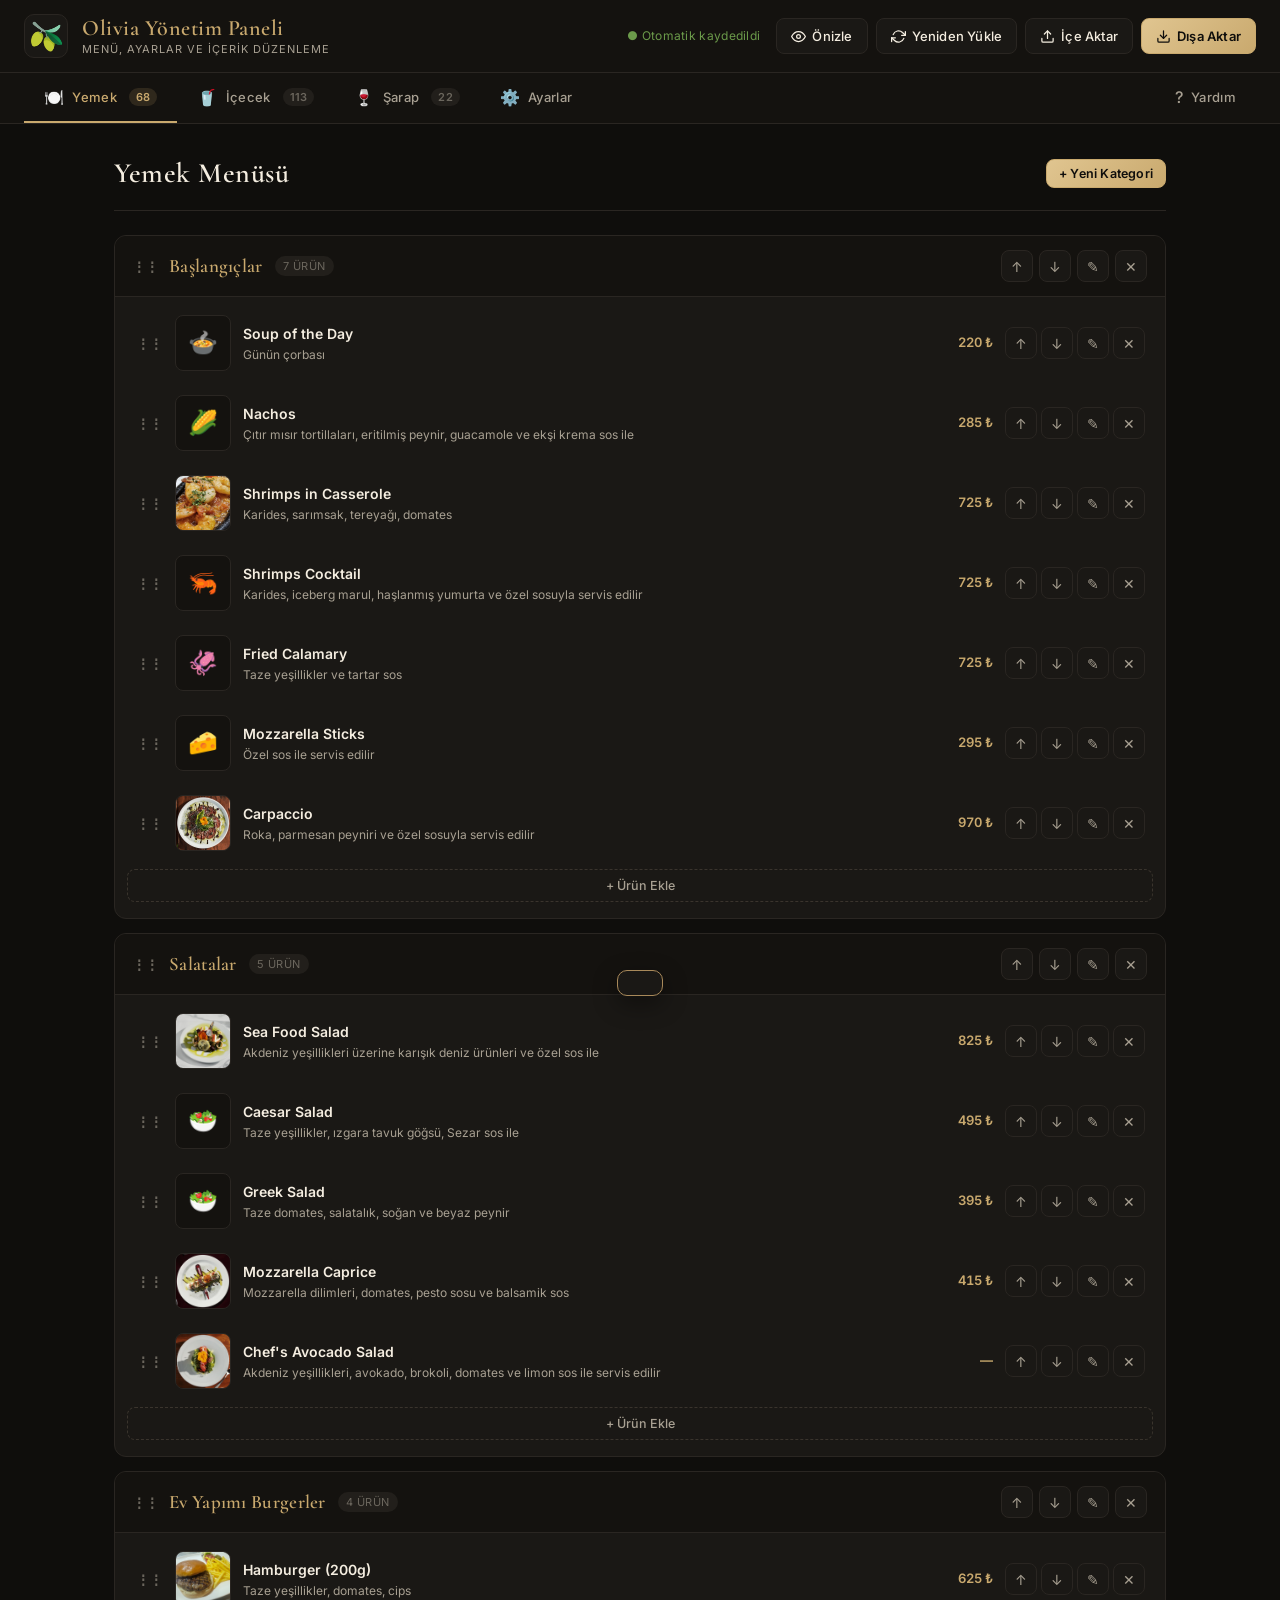
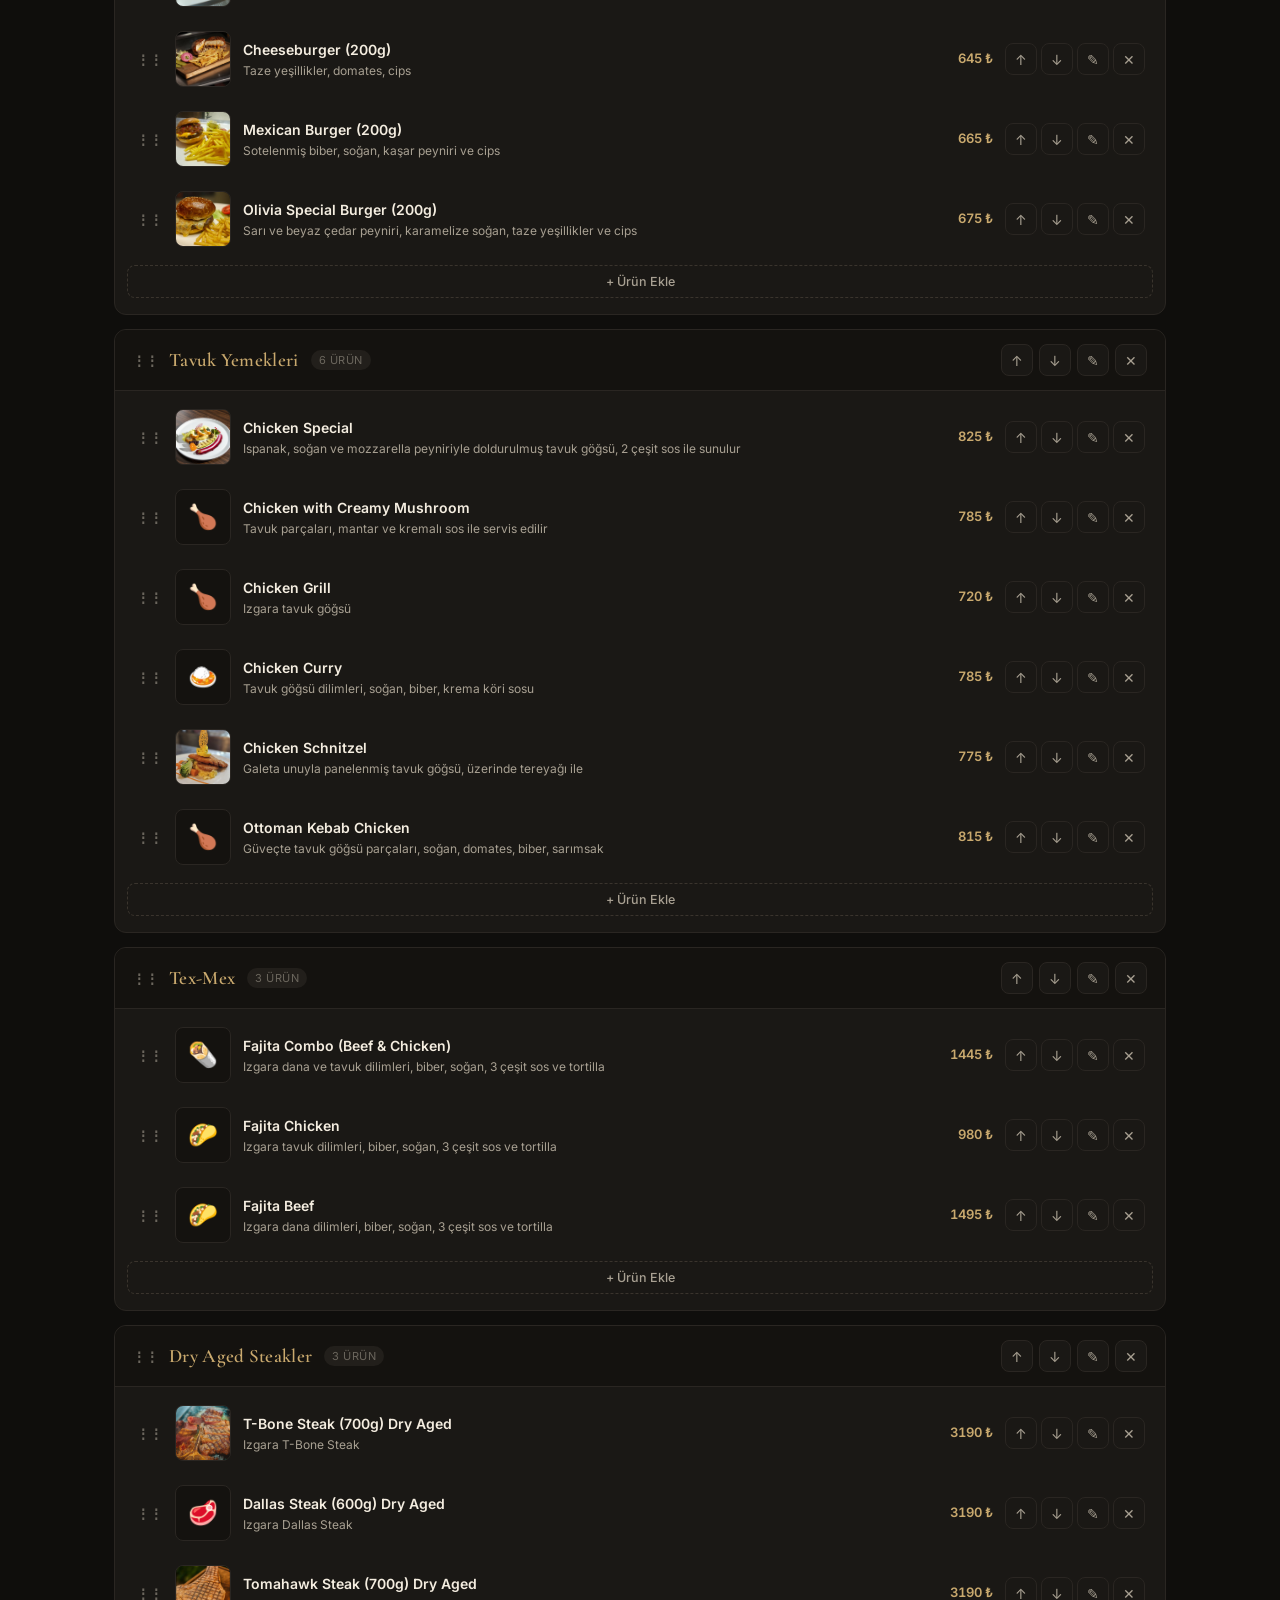
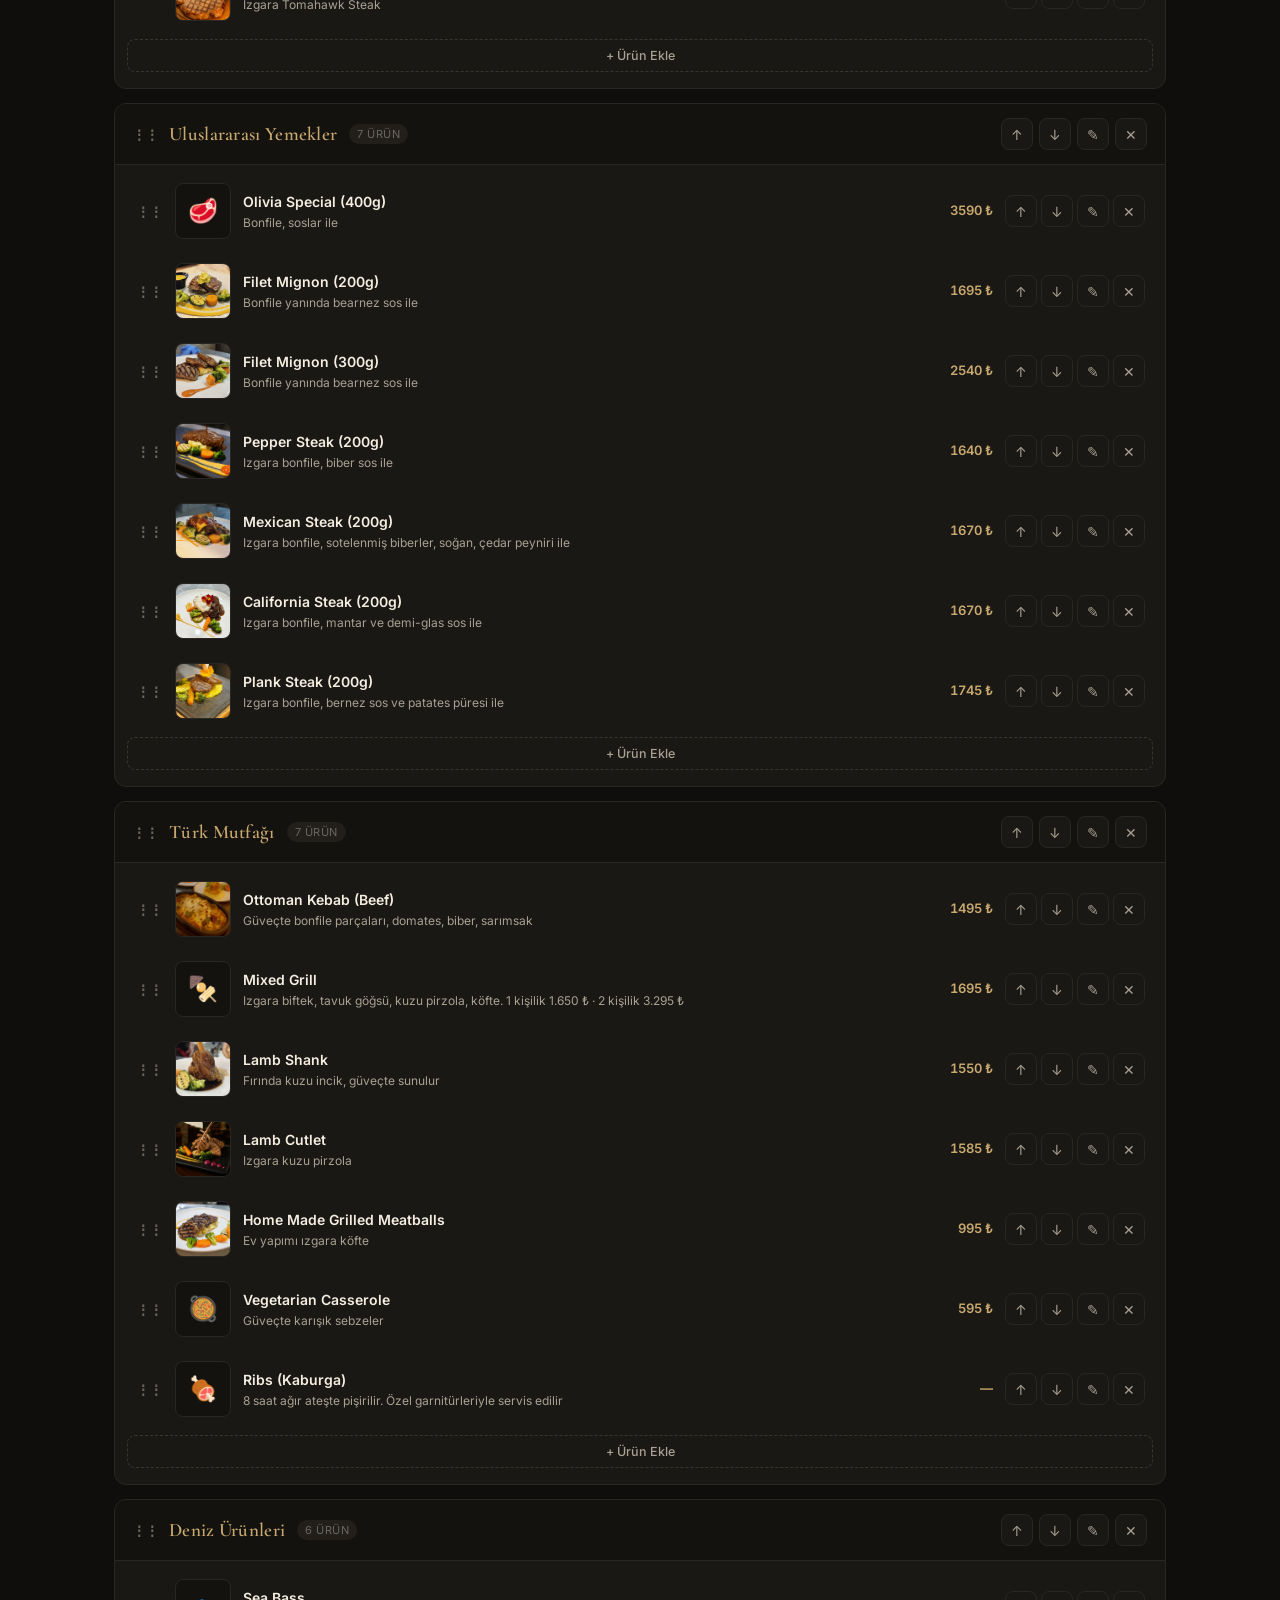
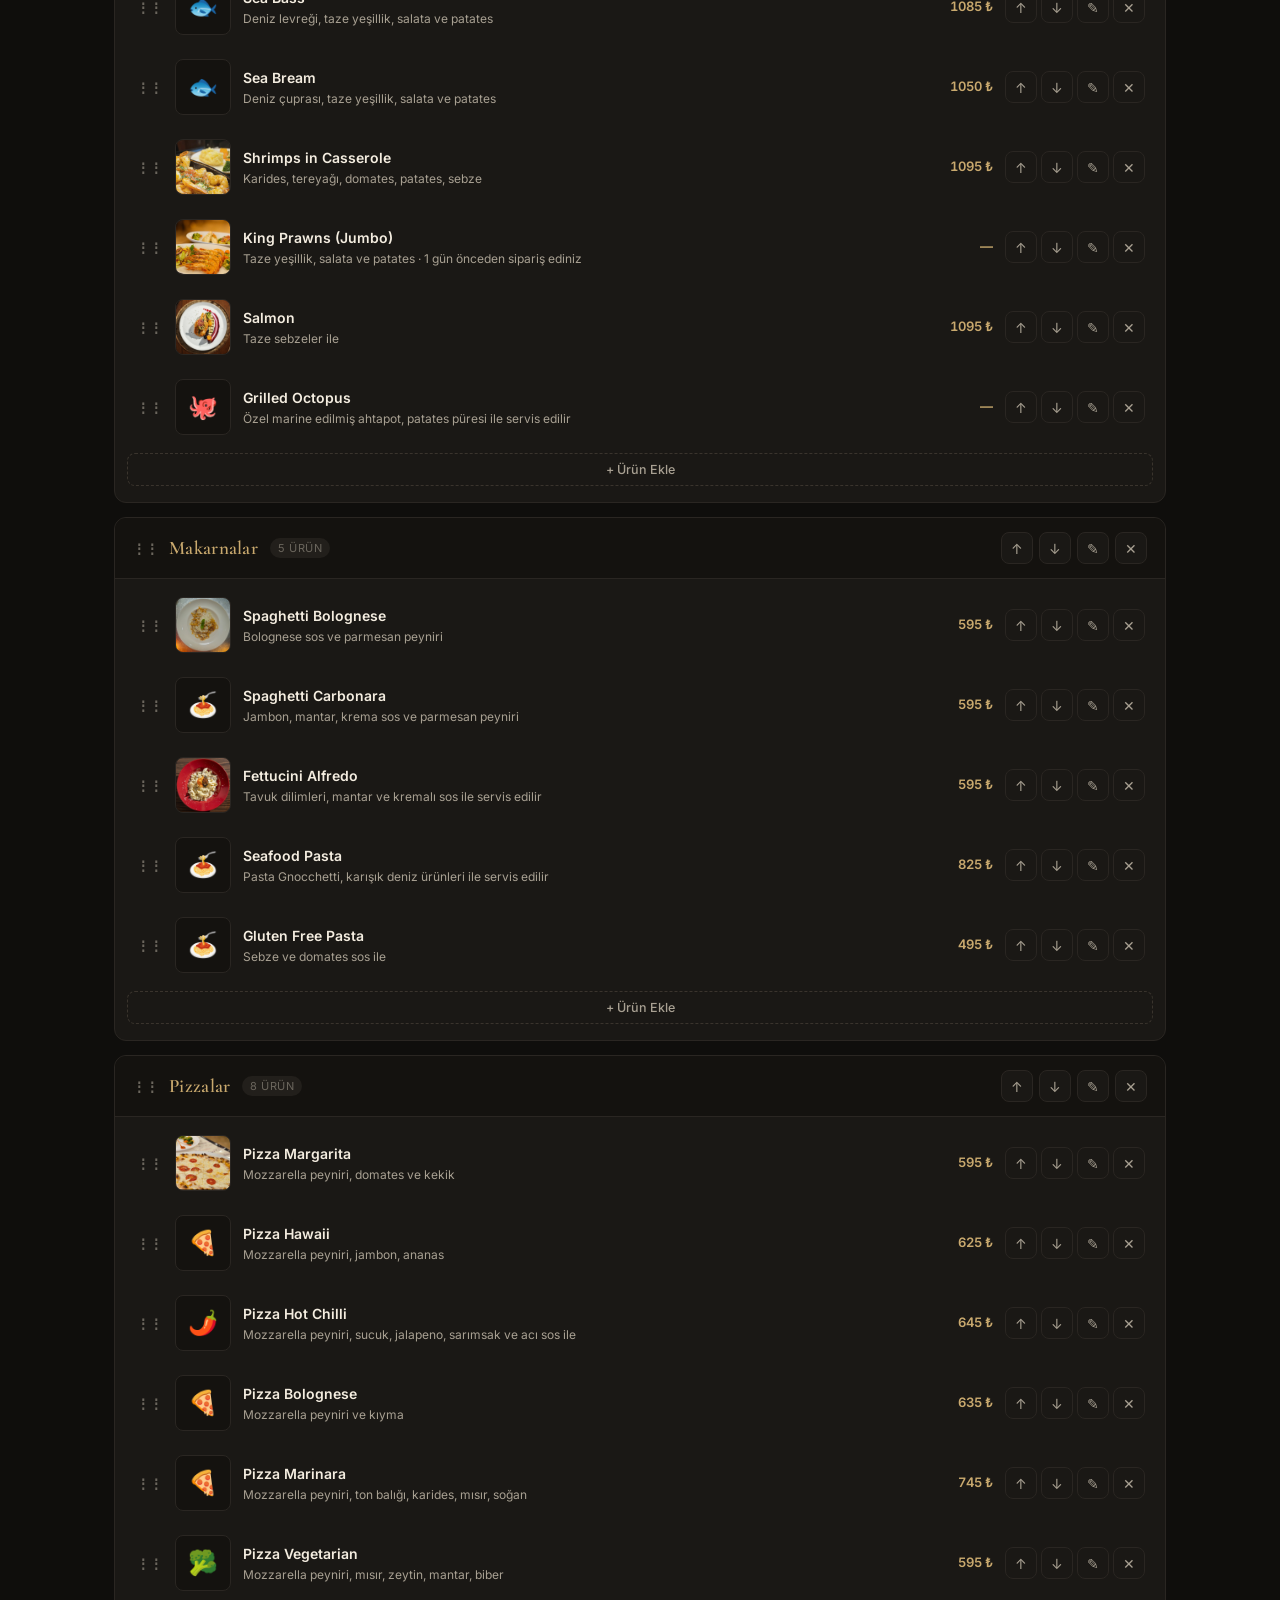
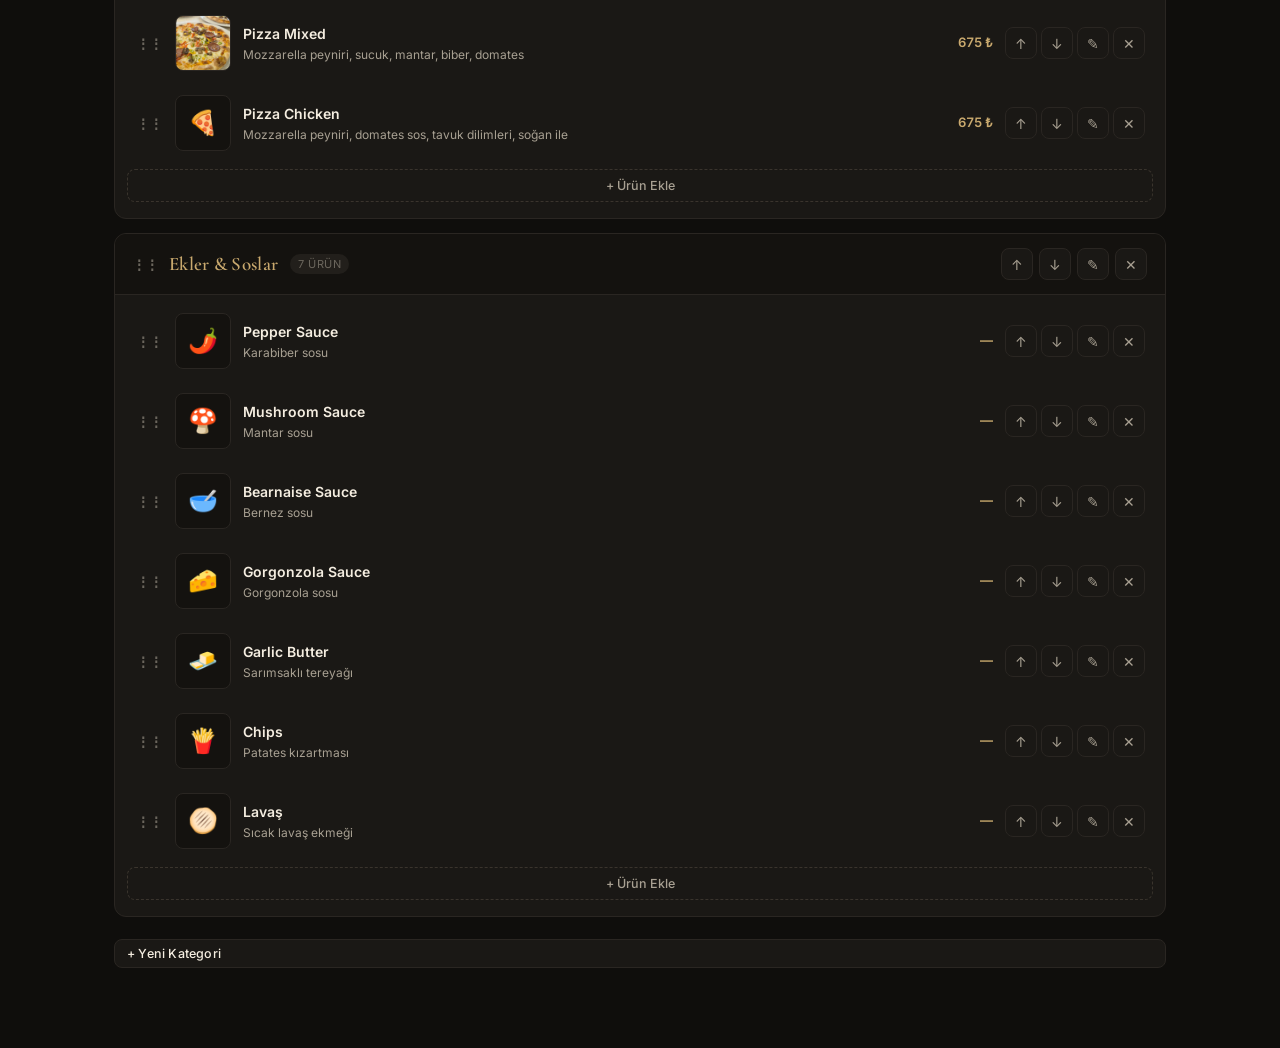
<file: admin.html>
<!DOCTYPE html>
<html lang="tr">
<head>
  <meta charset="UTF-8">
  <meta name="viewport" content="width=device-width, initial-scale=1.0">
  <meta name="theme-color" content="#0f0e0c">
  <title>Yönetim Paneli — Olivia Gourmet</title>
  <script>document.write('<link rel="stylesheet" href="css/admin.css?t=' + Date.now() + '">');</script>
  <link rel="preconnect" href="https://fonts.googleapis.com">
  <link rel="preconnect" href="https://fonts.gstatic.com" crossorigin>
  <link href="https://fonts.googleapis.com/css2?family=Cormorant+Garamond:wght@500;600&family=Inter:wght@400;500;600;700&display=swap" rel="stylesheet">

  <!-- Veriyi mevcut menu.js / config.js / i18n.js'ten yükle (cache-bust ile taze) -->
  <script>
    (function() {
      var t = Date.now();
      ['js/config.js', 'js/i18n.js', 'js/menu.js'].forEach(function(src) {
        document.write('<scr' + 'ipt src="' + src + '?t=' + t + '"><' + '/scr' + 'ipt>');
      });
    })();
  </script>
</head>
<body>
  <header class="admin-topbar">
    <div class="brand-block">
      <span class="brand-mark">🫒</span>
      <div>
        <h1>Olivia Yönetim Paneli</h1>
        <p class="sub">Menü, ayarlar ve içerik düzenleme</p>
      </div>
    </div>
    <div class="topbar-actions">
      <span class="save-status" id="saveStatus">●&nbsp; Otomatik kaydedildi</span>
      <button class="btn btn-ghost" id="btnPreview" title="Yeni sekmede canlı önizle">
        <svg viewBox="0 0 24 24" fill="none" stroke="currentColor" stroke-width="2" stroke-linecap="round" stroke-linejoin="round"><path d="M1 12s4-8 11-8 11 8 11 8-4 8-11 8-11-8-11-8z"/><circle cx="12" cy="12" r="3"/></svg>
        Önizle
      </button>
      <button class="btn btn-ghost" id="btnReload" title="menu.js dosyasından güncel veriyi yükle — taslağı sıfırlar">
        <svg viewBox="0 0 24 24" fill="none" stroke="currentColor" stroke-width="2" stroke-linecap="round" stroke-linejoin="round"><polyline points="23 4 23 10 17 10"/><polyline points="1 20 1 14 7 14"/><path d="M3.51 9a9 9 0 0 1 14.85-3.36L23 10M1 14l4.64 4.36A9 9 0 0 0 20.49 15"/></svg>
        Yeniden Yükle
      </button>
      <button class="btn btn-ghost" id="btnImport">
        <svg viewBox="0 0 24 24" fill="none" stroke="currentColor" stroke-width="2" stroke-linecap="round" stroke-linejoin="round"><path d="M21 15v4a2 2 0 0 1-2 2H5a2 2 0 0 1-2-2v-4"/><polyline points="17 8 12 3 7 8"/><line x1="12" y1="3" x2="12" y2="15"/></svg>
        İçe Aktar
      </button>
      <button class="btn btn-primary" id="btnExport">
        <svg viewBox="0 0 24 24" fill="none" stroke="currentColor" stroke-width="2" stroke-linecap="round" stroke-linejoin="round"><path d="M21 15v4a2 2 0 0 1-2 2H5a2 2 0 0 1-2-2v-4"/><polyline points="7 10 12 15 17 10"/><line x1="12" y1="15" x2="12" y2="3"/></svg>
        Dışa Aktar
      </button>
    </div>
  </header>

  <nav class="admin-tabs" role="tablist">
    <button class="tab active" data-tab="food">
      <span class="tab-icon">🍽️</span> Yemek
      <span class="tab-count" id="countFood">0</span>
    </button>
    <button class="tab" data-tab="drinks">
      <span class="tab-icon">🥤</span> İçecek
      <span class="tab-count" id="countDrinks">0</span>
    </button>
    <button class="tab" data-tab="wines">
      <span class="tab-icon">🍷</span> Şarap
      <span class="tab-count" id="countWines">0</span>
    </button>
    <button class="tab" data-tab="settings">
      <span class="tab-icon">⚙️</span> Ayarlar
    </button>
    <button class="tab tab-help" data-tab="help">
      <span class="tab-icon">?</span> Yardım
    </button>
  </nav>

  <main class="admin-main">
    <!-- Menu kind panels (food / drinks / wines) -->
    <section class="panel active" id="panel-food" data-kind="food">
      <div class="panel-header">
        <h2>Yemek Menüsü</h2>
        <button class="btn btn-primary btn-sm" data-action="add-category" data-kind="food">+ Yeni Kategori</button>
      </div>
      <div class="categories-list" id="list-food"></div>
    </section>

    <section class="panel" id="panel-drinks" data-kind="drinks">
      <div class="panel-header">
        <h2>İçecek Menüsü</h2>
        <button class="btn btn-primary btn-sm" data-action="add-category" data-kind="drinks">+ Yeni Kategori</button>
      </div>
      <div class="categories-list" id="list-drinks"></div>
    </section>

    <section class="panel" id="panel-wines" data-kind="wines">
      <div class="panel-header">
        <h2>Şarap Menüsü</h2>
        <button class="btn btn-primary btn-sm" data-action="add-category" data-kind="wines">+ Yeni Kategori</button>
      </div>
      <div class="categories-list" id="list-wines"></div>
    </section>

    <!-- Settings panel -->
    <section class="panel" id="panel-settings">
      <div class="panel-header">
        <h2>Genel Ayarlar</h2>
      </div>
      <div class="settings-grid" id="settingsForm">
        <div class="card">
          <h3>Restoran</h3>
          <label class="field">
            <span>Restoran adı</span>
            <input type="text" id="cfgName">
          </label>
          <label class="field">
            <span>Alt başlık</span>
            <input type="text" id="cfgTagline">
          </label>
          <div class="field">
            <span>Logo <small style="color:var(--text-dim)">(opsiyonel · şeffaf arkaplanlı PNG/SVG önerilir)</small></span>
            <div id="logoZone"></div>
          </div>
        </div>

        <div class="card">
          <h3>Wi-Fi</h3>
          <label class="field">
            <span>Ağ adı (SSID)</span>
            <input type="text" id="cfgWifiSsid" placeholder="boş bırakırsanız Wi-Fi kartı gizlenir">
          </label>
          <label class="field">
            <span>Şifre</span>
            <input type="text" id="cfgWifiPassword">
          </label>
        </div>

        <div class="card">
          <h3>Para Birimi & Dil</h3>
          <label class="field">
            <span>Para birimi sembolü</span>
            <input type="text" id="cfgCurrency" maxlength="4">
          </label>
          <label class="field field-row">
            <input type="checkbox" id="cfgCurrencyBefore">
            <span>Sembol fiyattan önce gözüksün (örn. ₺250)</span>
          </label>
          <label class="field">
            <span>Varsayılan dil (cihaz dili desteklenmediğinde)</span>
            <select id="cfgDefaultLang"></select>
          </label>
        </div>

        <div class="card card-wide">
          <h3>Sosyal Medya</h3>
          <p class="card-desc">Sürükleyerek sıralayabilir, satırı ✕ ile silebilirsiniz.</p>
          <div id="socialList" class="social-list"></div>
          <button class="btn btn-ghost btn-sm" id="btnAddSocial">+ Sosyal Medya Ekle</button>
        </div>
      </div>
    </section>

    <!-- Help panel -->
    <section class="panel" id="panel-help">
      <div class="panel-header"><h2>Yardım</h2></div>
      <div class="help-grid">
        <div class="card">
          <h3>1 · Düzenle</h3>
          <p>Yemek / İçecek / Şarap sekmelerinden ürünleri düzenleyin. Değişiklikler tarayıcınıza otomatik kaydedilir (taslak).</p>
        </div>
        <div class="card">
          <h3>2 · Önizle</h3>
          <p>Sağ üstteki <strong>Önizle</strong> butonuna basarak değişikliklerinizi yeni bir sekmede menü olarak görün.</p>
        </div>
        <div class="card">
          <h3>3 · Dışa Aktar</h3>
          <p>Memnun kaldığınızda <strong>Dışa Aktar</strong>'a basın. <code>menu.js</code> ve gerekirse <code>config.js</code> dosyaları indirilir.</p>
        </div>
        <div class="card">
          <h3>4 · GitHub'a Yükle</h3>
          <p>İndirdiğiniz dosyaları GitHub depo sayfanızda <code>js/</code> klasörüne sürükleyip bırakın. GitHub Pages 1-2 dakika içinde menüyü günceller.</p>
        </div>
        <div class="card">
          <h3>Görseller</h3>
          <p>Ürün düzenleme formundan görseli sürükleyin veya seçin. Görsel <strong>otomatik küçültülür</strong> (en fazla 1000px) ve menüye gömülür — ayrıca dosya yüklemeniz gerekmez.</p>
        </div>
        <div class="card">
          <h3>Çeviriler</h3>
          <p>Açıklama alanında 8 dil sekmesi vardır. Sadece Türkçe doldurursanız diğer diller İngilizce çeviriye, o da yoksa Türkçeye düşer. Eksik dil için yine de menü çalışır.</p>
        </div>
        <div class="card">
          <h3>Yedek</h3>
          <p><strong>İçe Aktar</strong> butonu ile daha önce indirdiğiniz <code>menu.js</code>'i yükleyebilirsiniz. Ayrıca tarayıcı geçmişi silindiğinde taslak kaybolabilir, önemli değişikliklerden sonra dışa aktarmayı unutmayın.</p>
        </div>
      </div>
    </section>
  </main>

  <!-- Item editor modal -->
  <div class="modal" id="itemModal" aria-hidden="true">
    <div class="modal-backdrop" data-close></div>
    <div class="modal-dialog">
      <div class="modal-header">
        <h3 id="itemModalTitle">Ürün</h3>
        <button class="icon-btn" data-close aria-label="Kapat">✕</button>
      </div>
      <div class="modal-body" id="itemModalBody"></div>
      <div class="modal-footer">
        <button class="btn btn-danger btn-sm" id="itemDelete">Sil</button>
        <div style="flex:1"></div>
        <button class="btn btn-ghost btn-sm" data-close>İptal</button>
        <button class="btn btn-primary btn-sm" id="itemSave">Kaydet</button>
      </div>
    </div>
  </div>

  <!-- Category editor modal -->
  <div class="modal" id="catModal" aria-hidden="true">
    <div class="modal-backdrop" data-close></div>
    <div class="modal-dialog modal-sm">
      <div class="modal-header">
        <h3 id="catModalTitle">Kategori</h3>
        <button class="icon-btn" data-close aria-label="Kapat">✕</button>
      </div>
      <div class="modal-body" id="catModalBody"></div>
      <div class="modal-footer">
        <button class="btn btn-danger btn-sm" id="catDelete">Sil</button>
        <div style="flex:1"></div>
        <button class="btn btn-ghost btn-sm" data-close>İptal</button>
        <button class="btn btn-primary btn-sm" id="catSave">Kaydet</button>
      </div>
    </div>
  </div>

  <!-- Toast -->
  <div class="toast" id="toast"></div>

  <!-- Hidden file input for import -->
  <input type="file" id="importInput" accept=".js,.json" hidden>

  <script>document.write('<scr' + 'ipt src="js/admin.js?t=' + Date.now() + '"><' + '/scr' + 'ipt>');</script>
</body>
</html>
</file>
<file: css/admin.css>
/* ============================================
   Olivia Admin — Yönetim Paneli
   ============================================ */

* { box-sizing: border-box; margin: 0; padding: 0; -webkit-tap-highlight-color: transparent; }

:root {
  --bg: #0f0e0c;
  --bg-elev: #14120f;
  --surface: #1a1815;
  --surface-2: #221f1b;
  --surface-3: #2a2622;
  --text: #f4ede0;
  --text-muted: #a8a092;
  --text-dim: #6b665d;
  --accent: #c9a96e;
  --accent-hi: #e0c590;
  --accent-dark: #a8895a;
  --olive: #6b7a3a;
  --danger: #c9624a;
  --danger-hi: #e07e64;
  --success: #6b9a4a;
  --border: #2a2622;
  --border-hi: #3a342d;
  --shadow-md: 0 8px 24px rgba(0, 0, 0, 0.4);
  --shadow-lg: 0 16px 48px rgba(0, 0, 0, 0.5);
  --radius: 12px;
  --radius-sm: 8px;
}

html, body {
  background: var(--bg);
  color: var(--text);
  font-family: 'Inter', -apple-system, BlinkMacSystemFont, 'Segoe UI', Roboto, sans-serif;
  font-size: 14px;
  line-height: 1.5;
  min-height: 100vh;
  -webkit-font-smoothing: antialiased;
}

button { font-family: inherit; cursor: pointer; }
input, select, textarea { font-family: inherit; }
a { color: inherit; }

/* ============================================
   Top bar
   ============================================ */

.admin-topbar {
  display: flex;
  justify-content: space-between;
  align-items: center;
  gap: 16px;
  padding: 14px 24px;
  background: var(--bg-elev);
  border-bottom: 1px solid var(--border);
  position: sticky;
  top: 0;
  z-index: 50;
}

.brand-block {
  display: flex;
  align-items: center;
  gap: 14px;
}

.brand-block .brand-mark {
  font-size: 28px;
  width: 44px;
  height: 44px;
  background: var(--surface);
  border: 1px solid var(--border);
  border-radius: 10px;
  display: flex;
  align-items: center;
  justify-content: center;
}

.brand-block h1 {
  font-family: 'Cormorant Garamond', serif;
  font-size: 22px;
  font-weight: 600;
  color: var(--accent);
  letter-spacing: 0.5px;
  line-height: 1.2;
}

.brand-block .sub {
  font-size: 11px;
  color: var(--text-muted);
  letter-spacing: 1px;
  text-transform: uppercase;
}

.topbar-actions {
  display: flex;
  align-items: center;
  gap: 8px;
}

.save-status {
  font-size: 12px;
  color: var(--success);
  margin-right: 8px;
  letter-spacing: 0.3px;
  opacity: 1;
  transition: opacity 0.3s;
}
.save-status.hidden { opacity: 0; }
.save-status.dirty { color: var(--accent); }
.save-status.dirty::before { content: '◌ '; }

/* ============================================
   Buttons
   ============================================ */

.btn {
  display: inline-flex;
  align-items: center;
  gap: 6px;
  padding: 9px 14px;
  border-radius: 8px;
  border: 1px solid transparent;
  font-size: 13px;
  font-weight: 500;
  letter-spacing: 0.2px;
  transition: all 0.15s;
  white-space: nowrap;
}
.btn svg { width: 15px; height: 15px; }
.btn-sm { padding: 6px 12px; font-size: 12.5px; }
.btn-primary {
  background: linear-gradient(135deg, var(--accent-hi), var(--accent));
  color: var(--bg);
  border-color: var(--accent);
  font-weight: 600;
}
.btn-primary:hover {
  background: linear-gradient(135deg, var(--accent-hi), var(--accent-hi));
  box-shadow: 0 4px 12px rgba(201, 169, 110, 0.3);
}
.btn-ghost {
  background: var(--surface);
  color: var(--text);
  border-color: var(--border);
}
.btn-ghost:hover { border-color: var(--border-hi); background: var(--surface-2); }
.btn-danger {
  background: transparent;
  color: var(--danger-hi);
  border-color: rgba(201, 98, 74, 0.3);
}
.btn-danger:hover { background: rgba(201, 98, 74, 0.1); border-color: var(--danger); }

.icon-btn {
  width: 32px;
  height: 32px;
  border-radius: 8px;
  border: 1px solid var(--border);
  background: var(--surface);
  color: var(--text-muted);
  display: inline-flex;
  align-items: center;
  justify-content: center;
  font-size: 14px;
  transition: all 0.15s;
}
.icon-btn:hover { color: var(--text); border-color: var(--border-hi); background: var(--surface-2); }
.icon-btn.danger:hover { color: var(--danger-hi); border-color: var(--danger); background: rgba(201, 98, 74, 0.1); }

/* ============================================
   Tabs
   ============================================ */

.admin-tabs {
  display: flex;
  gap: 0;
  padding: 0 24px;
  background: var(--bg-elev);
  border-bottom: 1px solid var(--border);
  position: sticky;
  top: 73px;
  z-index: 40;
  overflow-x: auto;
  scrollbar-width: none;
}
.admin-tabs::-webkit-scrollbar { display: none; }

.tab {
  display: inline-flex;
  align-items: center;
  gap: 8px;
  padding: 14px 20px;
  background: none;
  border: none;
  border-bottom: 2px solid transparent;
  color: var(--text-muted);
  font-size: 13px;
  font-weight: 500;
  letter-spacing: 0.3px;
  white-space: nowrap;
  transition: color 0.15s, border-color 0.15s;
}
.tab .tab-icon { font-size: 16px; }
.tab .tab-count {
  background: var(--surface-2);
  color: var(--text-dim);
  font-size: 11px;
  font-weight: 600;
  padding: 2px 7px;
  border-radius: 10px;
  margin-left: 4px;
}
.tab:hover { color: var(--text); }
.tab.active {
  color: var(--accent);
  border-bottom-color: var(--accent);
}
.tab.active .tab-count {
  background: rgba(201, 169, 110, 0.15);
  color: var(--accent);
}
.tab-help { margin-left: auto; }

/* ============================================
   Main content / panels
   ============================================ */

.admin-main {
  max-width: 1100px;
  margin: 0 auto;
  padding: 28px 24px 80px;
}

.panel { display: none; }
.panel.active {
  display: block;
  animation: fadeIn 0.25s ease;
}
@keyframes fadeIn {
  from { opacity: 0; transform: translateY(6px); }
  to { opacity: 1; transform: translateY(0); }
}

.panel-header {
  display: flex;
  justify-content: space-between;
  align-items: center;
  margin-bottom: 24px;
  padding-bottom: 16px;
  border-bottom: 1px solid var(--border);
}

.panel-header h2 {
  font-family: 'Cormorant Garamond', serif;
  font-size: 28px;
  font-weight: 600;
  color: var(--text);
  letter-spacing: 0.5px;
}

/* ============================================
   Categories list
   ============================================ */

.categories-list {
  display: flex;
  flex-direction: column;
  gap: 14px;
}

.category-block {
  background: var(--surface);
  border: 1px solid var(--border);
  border-radius: var(--radius);
  overflow: hidden;
}

.category-head {
  display: flex;
  justify-content: space-between;
  align-items: center;
  padding: 14px 18px;
  background: var(--bg-elev);
  border-bottom: 1px solid var(--border);
}

.category-head-left {
  display: flex;
  align-items: center;
  gap: 12px;
  min-width: 0;
}

.category-drag {
  width: 24px;
  height: 24px;
  border-radius: 6px;
  display: inline-flex;
  align-items: center;
  justify-content: center;
  color: var(--text-dim);
  cursor: grab;
  flex-shrink: 0;
}
.category-drag:hover { color: var(--text-muted); background: var(--surface-2); }
.category-drag::before { content: '⋮⋮'; letter-spacing: -1px; font-weight: 700; }

.category-name {
  font-family: 'Cormorant Garamond', serif;
  font-size: 19px;
  font-weight: 600;
  color: var(--accent);
  letter-spacing: 0.3px;
}

.category-count {
  font-size: 11px;
  color: var(--text-dim);
  letter-spacing: 0.5px;
  text-transform: uppercase;
  padding: 2px 8px;
  background: var(--surface-2);
  border-radius: 10px;
}

.category-actions {
  display: flex;
  align-items: center;
  gap: 6px;
}

.category-items {
  padding: 8px;
  display: flex;
  flex-direction: column;
  gap: 4px;
}

.category-empty {
  padding: 20px;
  text-align: center;
  color: var(--text-dim);
  font-size: 13px;
  font-style: italic;
}

/* Item row */
.item-row {
  display: grid;
  grid-template-columns: 28px 56px 1fr auto auto;
  gap: 12px;
  align-items: center;
  padding: 10px 12px;
  border-radius: 8px;
  transition: background 0.15s;
}
.item-row:hover { background: var(--surface-2); }

.item-row .item-drag {
  color: var(--text-dim);
  cursor: grab;
  text-align: center;
  letter-spacing: -1px;
  font-weight: 700;
}

.item-row .item-thumb {
  width: 56px;
  height: 56px;
  border-radius: 8px;
  background: var(--bg-elev);
  border: 1px solid var(--border);
  display: flex;
  align-items: center;
  justify-content: center;
  font-size: 24px;
  overflow: hidden;
}
.item-row .item-thumb img {
  width: 100%;
  height: 100%;
  object-fit: cover;
}

.item-row .item-text {
  display: flex;
  flex-direction: column;
  gap: 2px;
  min-width: 0;
}
.item-row .item-text-name {
  font-weight: 600;
  font-size: 14px;
  color: var(--text);
  overflow: hidden;
  text-overflow: ellipsis;
  white-space: nowrap;
}
.item-row .item-text-desc {
  font-size: 12px;
  color: var(--text-muted);
  overflow: hidden;
  text-overflow: ellipsis;
  white-space: nowrap;
}

.item-row .item-pricetag {
  color: var(--accent);
  font-weight: 600;
  font-size: 13px;
  font-variant-numeric: tabular-nums;
  white-space: nowrap;
}

.item-row .row-actions {
  display: flex;
  gap: 4px;
}

.admin-section-divider {
  font-family: 'Cormorant Garamond', serif;
  font-size: 14px;
  font-weight: 600;
  letter-spacing: 3px;
  text-transform: uppercase;
  color: var(--accent);
  background: var(--bg-elev);
  padding: 8px 14px;
  border-radius: 6px;
  margin: 12px 4px 4px;
  border: 1px solid var(--border);
  text-align: center;
}
.admin-section-divider:first-child { margin-top: 0; }

.btn-add-item {
  margin: 4px 4px 8px;
  padding: 8px 12px;
  background: transparent;
  border: 1px dashed var(--border-hi);
  border-radius: 8px;
  color: var(--text-muted);
  font-size: 12.5px;
  font-weight: 500;
  width: calc(100% - 8px);
  transition: all 0.15s;
}
.btn-add-item:hover {
  color: var(--accent);
  border-color: var(--accent-dark);
  background: rgba(201, 169, 110, 0.04);
}

/* ============================================
   Form fields
   ============================================ */

.field {
  display: flex;
  flex-direction: column;
  gap: 6px;
  margin-bottom: 14px;
}

.field > span {
  font-size: 12px;
  color: var(--text-muted);
  font-weight: 500;
  letter-spacing: 0.3px;
}

.field input[type="text"],
.field input[type="number"],
.field input[type="url"],
.field textarea,
.field select {
  background: var(--bg-elev);
  border: 1px solid var(--border);
  border-radius: 8px;
  padding: 10px 12px;
  color: var(--text);
  font-size: 14px;
  transition: border-color 0.15s, background 0.15s;
  width: 100%;
}
.field input:focus,
.field textarea:focus,
.field select:focus {
  outline: none;
  border-color: var(--accent-dark);
  background: var(--surface);
}

.field textarea {
  min-height: 80px;
  resize: vertical;
  font-family: inherit;
  line-height: 1.5;
}

.field-row {
  flex-direction: row;
  align-items: center;
  gap: 8px;
}
.field-row > span { font-size: 13px; color: var(--text); }

.field-grid-2 {
  display: grid;
  grid-template-columns: 1fr 1fr;
  gap: 12px;
}

@media (max-width: 540px) {
  .field-grid-2 { grid-template-columns: 1fr; }
}

/* Checkboxes */
input[type="checkbox"] {
  width: 18px;
  height: 18px;
  accent-color: var(--accent);
  cursor: pointer;
}

/* ============================================
   Tabs in modal (for descriptions in 8 langs)
   ============================================ */

.lang-tabs {
  display: flex;
  gap: 2px;
  margin-bottom: 8px;
  background: var(--bg-elev);
  border-radius: 8px;
  padding: 4px;
  overflow-x: auto;
  scrollbar-width: none;
}
.lang-tabs::-webkit-scrollbar { display: none; }

.lang-tab {
  display: inline-flex;
  align-items: center;
  gap: 6px;
  padding: 6px 10px;
  border: none;
  background: transparent;
  border-radius: 6px;
  color: var(--text-muted);
  font-size: 12px;
  font-weight: 500;
  white-space: nowrap;
  transition: all 0.15s;
}
.lang-tab.active {
  background: var(--surface);
  color: var(--accent);
}
.lang-tab.has-content::after {
  content: '●';
  color: var(--accent);
  font-size: 8px;
  margin-left: 2px;
}
.lang-tab:not(.active):hover { color: var(--text); }

.lang-pane {
  display: none;
}
.lang-pane.active { display: block; }

/* ============================================
   Image upload zone
   ============================================ */

.image-zone {
  position: relative;
  border: 2px dashed var(--border-hi);
  border-radius: 10px;
  padding: 16px;
  text-align: center;
  background: var(--bg-elev);
  cursor: pointer;
  transition: all 0.2s;
}
.image-zone:hover, .image-zone.drag-over {
  border-color: var(--accent);
  background: rgba(201, 169, 110, 0.04);
}

.image-zone-empty {
  display: flex;
  flex-direction: column;
  align-items: center;
  gap: 8px;
  color: var(--text-muted);
  font-size: 13px;
  padding: 20px 12px;
}

.image-zone-empty svg { width: 32px; height: 32px; opacity: 0.6; }

.image-zone-preview {
  position: relative;
  display: flex;
  align-items: center;
  gap: 14px;
  text-align: left;
}

.image-zone-preview img {
  width: 90px;
  height: 90px;
  object-fit: cover;
  border-radius: 8px;
  border: 1px solid var(--border);
}

.image-zone-info {
  flex: 1;
  min-width: 0;
}
.image-zone-info-row {
  display: flex;
  justify-content: space-between;
  align-items: center;
  font-size: 12px;
  color: var(--text-muted);
}

.image-actions { display: flex; gap: 6px; margin-top: 8px; }

/* ============================================
   Modal
   ============================================ */

.modal {
  position: fixed;
  inset: 0;
  z-index: 100;
  display: none;
}
.modal.open { display: block; }

.modal-backdrop {
  position: absolute;
  inset: 0;
  background: rgba(0, 0, 0, 0.6);
  backdrop-filter: blur(4px);
  animation: bdFade 0.2s ease;
}
@keyframes bdFade { from { opacity: 0; } to { opacity: 1; } }

.modal-dialog {
  position: relative;
  max-width: 720px;
  margin: 40px auto;
  background: var(--surface);
  border: 1px solid var(--border-hi);
  border-radius: 14px;
  box-shadow: var(--shadow-lg);
  display: flex;
  flex-direction: column;
  max-height: calc(100vh - 80px);
  animation: dialogIn 0.25s cubic-bezier(0.2, 0.8, 0.2, 1);
}
@keyframes dialogIn {
  from { opacity: 0; transform: translateY(20px) scale(0.98); }
  to { opacity: 1; transform: translateY(0) scale(1); }
}

.modal-sm { max-width: 480px; }

.modal-header {
  display: flex;
  justify-content: space-between;
  align-items: center;
  padding: 16px 20px;
  border-bottom: 1px solid var(--border);
}
.modal-header h3 {
  font-family: 'Cormorant Garamond', serif;
  font-size: 22px;
  font-weight: 600;
  color: var(--accent);
}

.modal-body {
  padding: 20px;
  overflow-y: auto;
  flex: 1;
}

.modal-footer {
  display: flex;
  align-items: center;
  gap: 8px;
  padding: 14px 20px;
  border-top: 1px solid var(--border);
  background: var(--bg-elev);
  border-bottom-left-radius: 14px;
  border-bottom-right-radius: 14px;
}

@media (max-width: 768px) {
  .modal-dialog {
    margin: 0;
    max-height: 100vh;
    height: 100vh;
    border-radius: 0;
    max-width: 100%;
  }
  .modal-footer { border-radius: 0; }
}

/* ============================================
   Settings
   ============================================ */

.settings-grid {
  display: grid;
  grid-template-columns: 1fr 1fr;
  gap: 16px;
}
@media (max-width: 768px) {
  .settings-grid { grid-template-columns: 1fr; }
}

.card {
  background: var(--surface);
  border: 1px solid var(--border);
  border-radius: 12px;
  padding: 18px 20px;
}
.card h3 {
  font-family: 'Cormorant Garamond', serif;
  font-size: 17px;
  font-weight: 600;
  color: var(--accent);
  margin-bottom: 14px;
  letter-spacing: 0.3px;
}
.card-desc {
  font-size: 12px;
  color: var(--text-muted);
  margin-bottom: 12px;
  margin-top: -6px;
}
.card-wide { grid-column: 1 / -1; }

/* Help panel */
.help-grid {
  display: grid;
  grid-template-columns: repeat(auto-fit, minmax(260px, 1fr));
  gap: 14px;
}
.help-grid .card { padding: 18px; }
.help-grid .card p {
  font-size: 13px;
  color: var(--text-muted);
  line-height: 1.55;
}
.help-grid .card p code {
  background: var(--bg-elev);
  border: 1px solid var(--border);
  padding: 1px 6px;
  border-radius: 4px;
  font-size: 12px;
  color: var(--accent);
  font-family: 'JetBrains Mono', monospace;
}
.help-grid .card p strong { color: var(--text); }

/* Social list */
.social-list {
  display: flex;
  flex-direction: column;
  gap: 8px;
  margin-bottom: 12px;
}

.social-row {
  display: grid;
  grid-template-columns: 32px 140px 1fr 32px;
  gap: 8px;
  align-items: center;
  padding: 6px;
  background: var(--bg-elev);
  border: 1px solid var(--border);
  border-radius: 8px;
}
.social-row .social-drag {
  text-align: center;
  color: var(--text-dim);
  cursor: grab;
  letter-spacing: -1px;
  font-weight: 700;
}
.social-row select,
.social-row input {
  background: var(--surface);
  border: 1px solid var(--border);
  border-radius: 6px;
  padding: 7px 10px;
  color: var(--text);
  font-size: 13px;
}
.social-row select:focus,
.social-row input:focus {
  outline: none;
  border-color: var(--accent-dark);
}

@media (max-width: 540px) {
  .social-row { grid-template-columns: 24px 1fr 32px; }
  .social-row select { grid-column: 1 / -1; }
}

/* ============================================
   Toast
   ============================================ */

.toast {
  position: fixed;
  bottom: 24px;
  left: 50%;
  transform: translateX(-50%) translateY(120px);
  background: var(--surface);
  border: 1px solid var(--accent-dark);
  color: var(--text);
  padding: 12px 22px;
  border-radius: 10px;
  font-size: 13px;
  font-weight: 500;
  z-index: 200;
  transition: transform 0.3s cubic-bezier(0.2, 0.8, 0.2, 1);
  box-shadow: var(--shadow-md);
  pointer-events: none;
}
.toast.show { transform: translateX(-50%) translateY(0); }
.toast.error { border-color: var(--danger); color: var(--danger-hi); }

/* Empty state */
.empty-state {
  text-align: center;
  padding: 60px 20px;
  color: var(--text-muted);
}
.empty-state .empty-icon {
  font-size: 48px;
  margin-bottom: 12px;
}
.empty-state p { font-size: 14px; margin-bottom: 16px; }

/* ============================================
   Mobile adjustments
   ============================================ */

@media (max-width: 768px) {
  .admin-topbar {
    flex-direction: column;
    align-items: stretch;
    gap: 12px;
  }
  .topbar-actions {
    flex-wrap: wrap;
  }
  .topbar-actions .save-status { width: 100%; text-align: center; margin: 0; }
  .admin-tabs { top: auto; }
  .panel-header h2 { font-size: 22px; }
  .item-row {
    grid-template-columns: 56px 1fr auto;
  }
  .item-row .item-drag { display: none; }
  .item-row .row-actions { grid-column: 1 / -1; justify-content: flex-end; }
  .admin-main { padding: 20px 16px 60px; }
}
</file>
